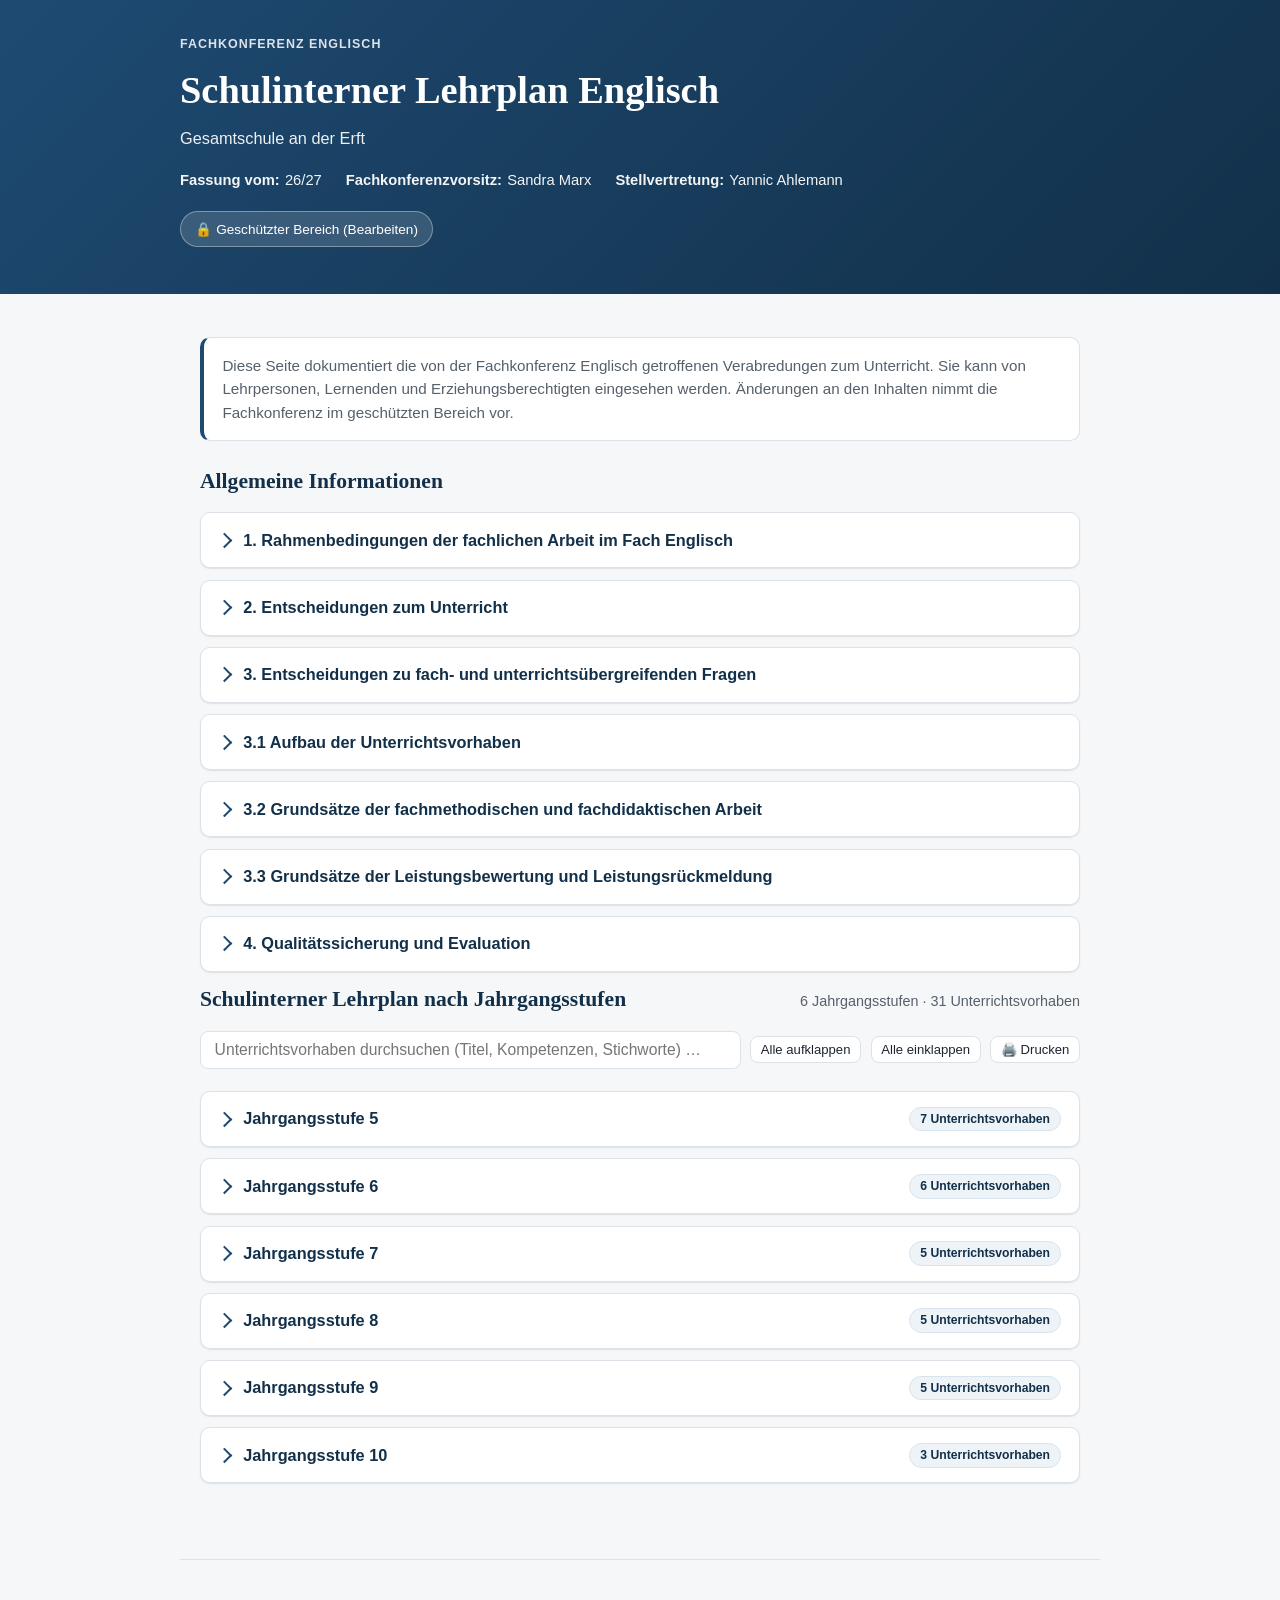
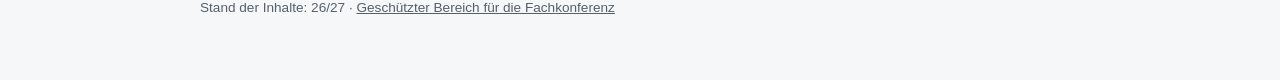
<file: index.html>
<!doctype html>
<html lang="de">
<head>
<meta charset="utf-8" />
<meta name="viewport" content="width=device-width, initial-scale=1" />
<title>Schulinterner Lehrplan Englisch</title>
<meta name="description" content="Übersicht über die schulinternen Lehrpläne der Fachkonferenz Englisch – allgemeine Informationen und Unterrichtsvorhaben je Jahrgangsstufe." />
<meta name="robots" content="noindex" />
<link rel="stylesheet" href="style.css" />
</head>
<body>
<a class="skip-link" href="#main-content">Zum Inhalt springen</a>

<header class="page-header">
  <div class="page-header__inner">
    <p class="eyebrow">Fachkonferenz Englisch</p>
    <h1 id="school-title">Schulinterner Lehrplan Englisch</h1>
    <p class="subtitle" id="school-subtitle">Gymnasium – Sekundarstufe I</p>
    <dl class="header-meta" id="header-meta"></dl>
    <p class="header-admin-link">
      <a href="admin.html">🔒 Geschützter Bereich (Bearbeiten)</a>
    </p>
  </div>
</header>

<main id="main-content">
  <p class="intro-note">
    Diese Seite dokumentiert die von der Fachkonferenz Englisch getroffenen
    Verabredungen zum Unterricht. Sie kann von Lehrpersonen, Lernenden und
    Erziehungsberechtigten eingesehen werden. Änderungen an den Inhalten
    nimmt die Fachkonferenz im geschützten Bereich vor.
  </p>

  <section aria-labelledby="general-heading">
    <div class="section-heading">
      <h2 id="general-heading">Allgemeine Informationen</h2>
    </div>
    <div id="general-list"></div>
  </section>

  <section aria-labelledby="grades-heading">
    <div class="section-heading">
      <h2 id="grades-heading">Schulinterner Lehrplan nach Jahrgangsstufen</h2>
      <span class="hint" id="grades-count-hint"></span>
    </div>
    <div class="toolbar">
      <input type="search" id="unit-search" placeholder="Unterrichtsvorhaben durchsuchen (Titel, Kompetenzen, Stichworte) …" aria-label="Unterrichtsvorhaben durchsuchen" />
      <button class="btn btn-sm" id="expand-all">Alle aufklappen</button>
      <button class="btn btn-sm" id="collapse-all">Alle einklappen</button>
      <button class="btn btn-sm" id="print-page">🖨️ Drucken</button>
    </div>
    <div id="grades-list"></div>
  </section>
</main>

<footer class="page-footer">
  <p>
    Stand der Inhalte:
    <span id="footer-stand"></span> ·
    <a href="admin.html">Geschützter Bereich für die Fachkonferenz</a>
  </p>
</footer>

<script src="default-data.js"></script>
<script src="store.js"></script>
<script src="markdown.js"></script>
<script src="public.js"></script>
</body>
</html>
</file>
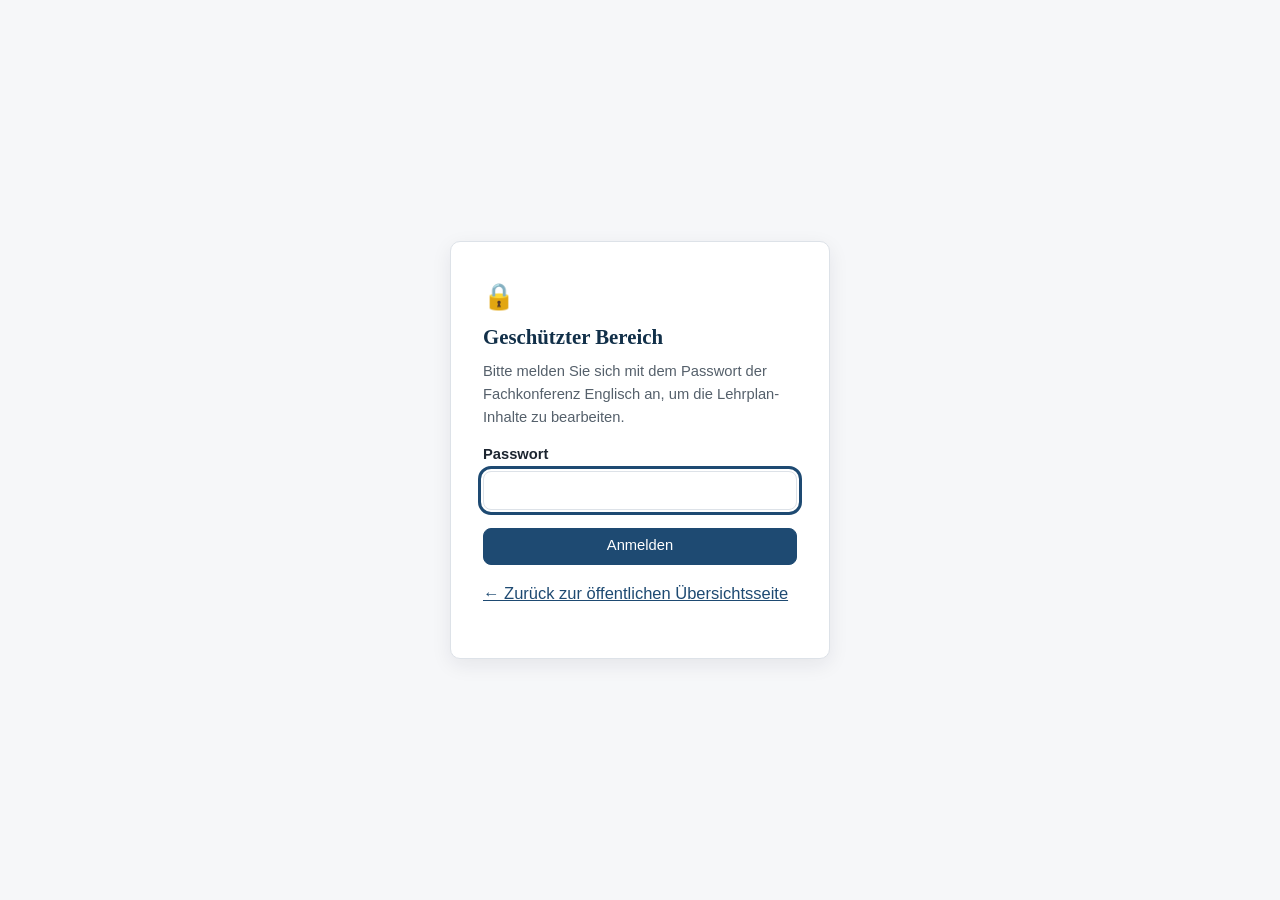
<file: admin.html>
<!doctype html>
<html lang="de">
<head>
<meta charset="utf-8" />
<meta name="viewport" content="width=device-width, initial-scale=1" />
<title>Geschützter Bereich – Lehrplan Englisch</title>
<meta name="robots" content="noindex, nofollow" />
<link rel="stylesheet" href="style.css" />
</head>
<body>

<div class="login-shell" id="login-screen">
  <div class="login-card">
    <div class="lock-icon">🔒</div>
    <h1>Geschützter Bereich</h1>
    <p class="lead">
      Bitte melden Sie sich mit dem Passwort der Fachkonferenz Englisch an,
      um die Lehrplan-Inhalte zu bearbeiten.
    </p>
    <form id="login-form">
      <div class="field">
        <label for="login-password">Passwort</label>
        <input type="password" id="login-password" autocomplete="current-password" required />
      </div>
      <div id="login-alert" role="alert"></div>
      <button type="submit" class="btn btn-primary" style="width:100%;justify-content:center;">Anmelden</button>
    </form>
    <p class="field-hint" style="margin-top:1rem;">
      <a href="index.html">← Zurück zur öffentlichen Übersichtsseite</a>
    </p>
  </div>
</div>

<div class="admin-shell" id="app-shell" hidden>
  <aside class="admin-sidebar">
    <div class="brand">
      Lehrplan-Pflege
      <small>Fachkonferenz Englisch</small>
    </div>
    <nav class="admin-nav" id="admin-nav"></nav>
  </aside>
  <div class="admin-main">
    <div class="admin-topbar">
      <div>
        <strong id="save-status" class="save-status">Noch keine Änderungen</strong>
      </div>
      <div class="topbar-actions">
        <a class="btn btn-sm" href="index.html" target="_blank" rel="noopener">👁️ Öffentliche Seite ansehen</a>
        <button class="btn btn-sm btn-primary" id="btn-publish-github">🚀 Direkt veröffentlichen</button>
        <button class="btn btn-sm" id="btn-export">⬇️ Daten exportieren</button>
        <label class="btn btn-sm file-input-label">
          ⬆️ Daten importieren
          <input type="file" id="btn-import" accept="application/json,.json,.js,text/javascript" />
        </label>
        <button class="btn btn-sm btn-danger" id="btn-reset">Zurücksetzen</button>
        <button class="btn btn-sm" id="btn-logout">Abmelden</button>
      </div>
    </div>
    <div id="publish-status"></div>
    <div id="admin-content"></div>
  </div>
</div>

<script src="default-data.js"></script>
<script src="store.js"></script>
<script src="markdown.js"></script>
<script src="admin.js"></script>
</body>
</html>
</file>
<file: style.css>
/* =========================================================================
   Schulinterner Lehrplan Englisch – gemeinsames Stylesheet
   Ziel: klar, ruhig, gut lesbar, für Beamer/Ausdruck & Mobilgeräte tauglich.
   ========================================================================= */

:root {
  --color-bg: #f6f7f9;
  --color-surface: #ffffff;
  --color-border: #dde2e8;
  --color-text: #1c2530;
  --color-text-muted: #55606b;
  --color-primary: #1e4a72;
  --color-primary-dark: #123049;
  --color-primary-contrast: #ffffff;
  --color-accent: #b5651d;
  --color-focus: #1e4a72;
  --color-danger: #a4282c;
  --color-danger-bg: #fdecec;
  --color-success: #1f7a4d;
  --color-success-bg: #e9f6ef;
  --radius: 10px;
  --shadow-sm: 0 1px 2px rgba(20, 30, 45, 0.06), 0 1px 1px rgba(20, 30, 45, 0.04);
  --shadow-md: 0 6px 20px rgba(20, 30, 45, 0.08);
  --font-body: -apple-system, BlinkMacSystemFont, "Segoe UI", Roboto, "Helvetica Neue",
    Arial, sans-serif;
  --font-serif-heading: Georgia, "Times New Roman", serif;
  --max-width: 920px;
}

* {
  box-sizing: border-box;
}

/* Author-Regeln mit expliziter display-Angabe (z. B. .login-shell, .admin-shell)
   würden sonst das native [hidden]-Verhalten des Browsers überstimmen. */
[hidden] {
  display: none !important;
}

html {
  scroll-behavior: smooth;
}

body {
  margin: 0;
  font-family: var(--font-body);
  color: var(--color-text);
  background: var(--color-bg);
  line-height: 1.55;
  font-size: 16.5px;
  -webkit-font-smoothing: antialiased;
}

a {
  color: var(--color-primary);
}

a:focus-visible,
button:focus-visible,
summary:focus-visible,
input:focus-visible,
textarea:focus-visible,
select:focus-visible {
  outline: 3px solid var(--color-focus);
  outline-offset: 2px;
}

img {
  max-width: 100%;
}

.skip-link {
  position: absolute;
  left: -9999px;
  top: 0;
  background: var(--color-primary);
  color: #fff;
  padding: 0.6em 1em;
  z-index: 1000;
  border-radius: 0 0 8px 0;
}
.skip-link:focus {
  left: 0;
}

/* --------------------------------- Layout -------------------------------- */

.page-header {
  background: linear-gradient(135deg, var(--color-primary), var(--color-primary-dark));
  color: var(--color-primary-contrast);
  padding: 2.2rem 1.25rem 1.9rem;
}

.page-header__inner {
  max-width: var(--max-width);
  margin: 0 auto;
}

.eyebrow {
  text-transform: uppercase;
  letter-spacing: 0.08em;
  font-size: 0.78rem;
  font-weight: 600;
  opacity: 0.85;
  margin: 0 0 0.4rem;
}

.page-header h1 {
  margin: 0 0 0.35rem;
  font-family: var(--font-serif-heading);
  font-size: clamp(1.7rem, 3.2vw, 2.4rem);
  font-weight: 700;
}

.page-header p.subtitle {
  margin: 0;
  opacity: 0.92;
  font-size: 1.02rem;
}

.header-meta {
  margin-top: 1.1rem;
  display: flex;
  flex-wrap: wrap;
  gap: 0.5rem 1.5rem;
  font-size: 0.92rem;
  opacity: 0.95;
}
.header-meta dt {
  font-weight: 600;
  display: inline;
}
.header-meta dd {
  display: inline;
  margin: 0 0 0 0.35em;
}
.header-meta > div {
  white-space: nowrap;
}

.header-admin-link {
  margin-top: 1.2rem;
}
.header-admin-link a {
  color: #fff;
  background: rgba(255, 255, 255, 0.14);
  border: 1px solid rgba(255, 255, 255, 0.35);
  padding: 0.42rem 0.9rem;
  border-radius: 999px;
  font-size: 0.85rem;
  text-decoration: none;
  display: inline-flex;
  align-items: center;
  gap: 0.4em;
}
.header-admin-link a:hover {
  background: rgba(255, 255, 255, 0.24);
}

main {
  max-width: var(--max-width);
  margin: 0 auto;
  padding: 1.75rem 1.25rem 4rem;
}

.section-heading {
  display: flex;
  align-items: baseline;
  justify-content: space-between;
  gap: 1rem;
  margin: 2.4rem 0 0.9rem;
}
.section-heading:first-child {
  margin-top: 0.5rem;
}
.section-heading h2 {
  margin: 0;
  font-size: 1.35rem;
  font-family: var(--font-serif-heading);
  color: var(--color-primary-dark);
}
.section-heading .hint {
  color: var(--color-text-muted);
  font-size: 0.9rem;
}

.intro-note {
  background: var(--color-surface);
  border: 1px solid var(--color-border);
  border-left: 4px solid var(--color-primary);
  border-radius: var(--radius);
  padding: 0.95rem 1.15rem;
  color: var(--color-text-muted);
  font-size: 0.95rem;
  margin-bottom: 1.5rem;
}

/* -------------------------------- Toolbar -------------------------------- */

.toolbar {
  display: flex;
  flex-wrap: wrap;
  gap: 0.6rem;
  align-items: center;
  margin-bottom: 1.4rem;
}

.toolbar input[type='search'] {
  flex: 1 1 240px;
  padding: 0.55rem 0.85rem;
  border: 1px solid var(--color-border);
  border-radius: 8px;
  font-size: 0.98rem;
  background: var(--color-surface);
}

.btn {
  display: inline-flex;
  align-items: center;
  gap: 0.4em;
  border: 1px solid var(--color-border);
  background: var(--color-surface);
  color: var(--color-text);
  padding: 0.55rem 0.95rem;
  border-radius: 8px;
  font-size: 0.92rem;
  cursor: pointer;
  text-decoration: none;
  line-height: 1.2;
}
.btn:hover {
  border-color: var(--color-primary);
  color: var(--color-primary);
}
.btn-primary {
  background: var(--color-primary);
  border-color: var(--color-primary);
  color: #fff;
}
.btn-primary:hover {
  background: var(--color-primary-dark);
  border-color: var(--color-primary-dark);
  color: #fff;
}
.btn-danger {
  color: var(--color-danger);
  border-color: #eecbcb;
}
.btn-danger:hover {
  background: var(--color-danger-bg);
  border-color: var(--color-danger);
}
.btn-ghost {
  background: transparent;
  border-color: transparent;
}
.btn-sm {
  padding: 0.3rem 0.6rem;
  font-size: 0.82rem;
}
.btn[disabled] {
  opacity: 0.5;
  cursor: not-allowed;
}

/* -------------------------------- Accordion ------------------------------- */

details.accordion {
  background: var(--color-surface);
  border: 1px solid var(--color-border);
  border-radius: var(--radius);
  margin-bottom: 0.7rem;
  box-shadow: var(--shadow-sm);
  overflow: hidden;
}

details.accordion > summary {
  list-style: none;
  cursor: pointer;
  padding: 0.9rem 1.1rem;
  display: flex;
  align-items: center;
  gap: 0.7rem;
  font-weight: 600;
  color: var(--color-primary-dark);
  font-size: 1.02rem;
  user-select: none;
}
details.accordion > summary::-webkit-details-marker {
  display: none;
}
details.accordion > summary::before {
  content: '';
  flex: 0 0 auto;
  width: 0.55em;
  height: 0.55em;
  border-right: 2px solid var(--color-primary);
  border-bottom: 2px solid var(--color-primary);
  transform: rotate(-45deg);
  transition: transform 0.15s ease;
  margin-right: 0.15em;
}
details.accordion[open] > summary::before {
  transform: rotate(45deg);
}
details.accordion > summary:hover {
  background: #f2f6fa;
}
.summary-title {
  flex: 1 1 auto;
}
.summary-meta {
  display: flex;
  gap: 0.4rem;
  flex-wrap: wrap;
  font-weight: 500;
}

.accordion-body {
  padding: 0.2rem 1.25rem 1.25rem;
  border-top: 1px solid var(--color-border);
}
.accordion-body > *:first-child {
  margin-top: 1rem;
}

/* Verschachtelte Unterrichtsvorhaben-Accordions innerhalb einer Jahrgangsstufe */
details.accordion .accordion.nested {
  box-shadow: none;
  margin: 0.85rem 0;
}
details.accordion .accordion.nested > summary {
  font-size: 0.98rem;
  padding: 0.75rem 1rem;
}
details.accordion .accordion.nested > summary::before {
  width: 0.48em;
  height: 0.48em;
}

.badge {
  display: inline-block;
  background: #eef3f8;
  color: var(--color-primary-dark);
  border: 1px solid #d7e3ee;
  border-radius: 999px;
  padding: 0.12rem 0.65rem;
  font-size: 0.76rem;
  font-weight: 600;
  white-space: nowrap;
}
.badge.badge-accent {
  background: #fbf1e6;
  color: #8a4b0f;
  border-color: #f0dcc1;
}

.unit-sections {
  margin-top: 0.5rem;
  border: 1px solid var(--color-border);
  border-radius: 8px;
  overflow: hidden;
}
.unit-section + .unit-section {
  border-top: 1px solid var(--color-border);
}
.unit-section-title {
  margin: 0;
  padding: 0.55rem 1rem;
  background: #eef3f8;
  color: var(--color-primary-dark);
  font-size: 0.86rem;
  font-weight: 700;
  text-align: center;
  text-transform: uppercase;
  letter-spacing: 0.03em;
  border-bottom: 1px solid var(--color-border);
}
.unit-section-body {
  padding: 0.9rem 1.1rem;
}
.unit-section-body.md > *:last-child {
  margin-bottom: 0;
}

/* --------------------------- Markdown-Inhalte ----------------------------- */

.md p {
  margin: 0 0 0.75em;
}
.md ul {
  margin: 0 0 0.9em;
  padding-left: 1.3em;
}
.md li {
  margin-bottom: 0.3em;
}
.md h4 {
  margin: 1.1em 0 0.4em;
  font-size: 1rem;
  color: var(--color-primary-dark);
}
.md blockquote {
  margin: 0 0 0.9em;
  padding: 0.6rem 0.9rem;
  background: #f7f4ec;
  border-left: 4px solid var(--color-accent);
  border-radius: 6px;
  color: var(--color-text);
  font-size: 0.95rem;
}
.md blockquote p {
  margin: 0;
}
.md strong {
  color: var(--color-primary-dark);
}
.table-wrap {
  overflow-x: auto;
  margin: 0 0 1em;
}
.md table {
  border-collapse: collapse;
  width: 100%;
  font-size: 0.92rem;
}
.md th,
.md td {
  border: 1px solid var(--color-border);
  padding: 0.5rem 0.65rem;
  text-align: left;
  vertical-align: top;
}
.md th {
  background: #eef3f8;
  color: var(--color-primary-dark);
}

.empty-state {
  color: var(--color-text-muted);
  font-style: italic;
  padding: 1.5rem;
  text-align: center;
  border: 1px dashed var(--color-border);
  border-radius: var(--radius);
}

.page-footer {
  max-width: var(--max-width);
  margin: 0 auto;
  padding: 1.5rem 1.25rem 3rem;
  color: var(--color-text-muted);
  font-size: 0.85rem;
  border-top: 1px solid var(--color-border);
}
.page-footer a {
  color: var(--color-text-muted);
}

/* =========================================================================
   Admin-Bereich
   ========================================================================= */

.admin-shell {
  display: grid;
  grid-template-columns: 220px 1fr;
  min-height: 100vh;
}

.admin-sidebar {
  background: var(--color-primary-dark);
  color: #eef3f8;
  padding: 1.4rem 1rem;
}
.admin-sidebar .brand {
  font-weight: 700;
  font-size: 1.02rem;
  margin-bottom: 1.4rem;
  padding: 0 0.4rem;
  line-height: 1.3;
}
.admin-sidebar .brand small {
  display: block;
  font-weight: 400;
  opacity: 0.75;
  font-size: 0.76rem;
  margin-top: 0.2rem;
}
.admin-nav button {
  display: block;
  width: 100%;
  text-align: left;
  background: transparent;
  border: none;
  color: #d7e3ee;
  padding: 0.65rem 0.7rem;
  border-radius: 8px;
  cursor: pointer;
  font-size: 0.94rem;
  margin-bottom: 0.15rem;
}
.admin-nav button:hover {
  background: rgba(255, 255, 255, 0.08);
}
.admin-nav button.active {
  background: #ffffff;
  color: var(--color-primary-dark);
  font-weight: 600;
}
.admin-nav .nav-group-label {
  text-transform: uppercase;
  font-size: 0.7rem;
  letter-spacing: 0.06em;
  opacity: 0.6;
  margin: 1.1rem 0.7rem 0.4rem;
}
.admin-nav .nav-sub {
  padding-left: 0.9rem;
}

.admin-main {
  padding: 1.6rem 2rem 4rem;
  max-width: 980px;
}

.admin-topbar {
  display: flex;
  align-items: center;
  justify-content: space-between;
  gap: 1rem;
  flex-wrap: wrap;
  margin-bottom: 1.4rem;
  padding-bottom: 1rem;
  border-bottom: 1px solid var(--color-border);
}
.save-status {
  font-size: 0.85rem;
  color: var(--color-text-muted);
}
.save-status.saved {
  color: var(--color-success);
}
.topbar-actions {
  display: flex;
  gap: 0.5rem;
  flex-wrap: wrap;
}

.field {
  margin-bottom: 1.1rem;
}
.field label {
  display: block;
  font-weight: 600;
  margin-bottom: 0.3rem;
  font-size: 0.92rem;
}
.field .field-hint {
  color: var(--color-text-muted);
  font-size: 0.82rem;
  margin-top: 0.25rem;
}
.field input[type='text'],
.field input[type='password'],
.field select,
.field textarea {
  width: 100%;
  padding: 0.6rem 0.75rem;
  border: 1px solid var(--color-border);
  border-radius: 8px;
  font-family: inherit;
  font-size: 0.96rem;
  background: #fff;
  color: var(--color-text);
}
.field textarea {
  min-height: 160px;
  font-family: 'JetBrains Mono', ui-monospace, Menlo, Consolas, monospace;
  font-size: 0.88rem;
  line-height: 1.5;
  resize: vertical;
}
.field-row {
  display: grid;
  grid-template-columns: repeat(auto-fit, minmax(200px, 1fr));
  gap: 1rem;
}

.card {
  background: var(--color-surface);
  border: 1px solid var(--color-border);
  border-radius: var(--radius);
  padding: 1.25rem 1.4rem;
  margin-bottom: 1.2rem;
  box-shadow: var(--shadow-sm);
}
.card-head {
  display: flex;
  align-items: center;
  justify-content: space-between;
  gap: 0.6rem;
  margin-bottom: 0.9rem;
  flex-wrap: wrap;
}
.card-head h3 {
  margin: 0;
  font-size: 1.05rem;
}
.card-actions {
  display: flex;
  gap: 0.35rem;
  flex-wrap: wrap;
}

.title-input {
  font-size: 1.05rem;
  font-weight: 600;
  width: 100%;
  border: none;
  border-bottom: 1px solid var(--color-border);
  padding: 0.3rem 0.1rem;
  background: transparent;
  color: var(--color-text);
  font-family: inherit;
}

.editor-block {
  margin-top: 0.2rem;
}

.editor-tabs {
  display: flex;
  gap: 0.3rem;
  margin-bottom: 0.5rem;
}
.editor-tabs button {
  border: 1px solid var(--color-border);
  background: #f2f4f7;
  padding: 0.3rem 0.7rem;
  border-radius: 6px 6px 0 0;
  font-size: 0.8rem;
  cursor: pointer;
  color: var(--color-text-muted);
}
.editor-tabs button.active {
  background: #fff;
  color: var(--color-primary-dark);
  font-weight: 600;
  border-bottom-color: #fff;
}
.preview-pane {
  border: 1px solid var(--color-border);
  border-radius: 0 8px 8px 8px;
  padding: 0.9rem 1rem;
  background: #fbfbfc;
  min-height: 160px;
}

.markup-help {
  background: #f2f6fa;
  border: 1px solid #d7e3ee;
  border-radius: 8px;
  padding: 0.7rem 0.9rem;
  font-size: 0.82rem;
  color: var(--color-text-muted);
  margin-bottom: 1rem;
}
.markup-help code {
  background: #fff;
  border: 1px solid var(--color-border);
  border-radius: 4px;
  padding: 0.05em 0.35em;
}

.login-shell {
  min-height: 100vh;
  display: flex;
  align-items: center;
  justify-content: center;
  background: var(--color-bg);
  padding: 1.5rem;
}
.login-card {
  background: var(--color-surface);
  border: 1px solid var(--color-border);
  border-radius: var(--radius);
  box-shadow: var(--shadow-md);
  padding: 2.2rem 2rem;
  max-width: 380px;
  width: 100%;
}
.login-card h1 {
  font-size: 1.3rem;
  margin: 0.3rem 0 0.4rem;
  font-family: var(--font-serif-heading);
  color: var(--color-primary-dark);
}
.login-card p.lead {
  color: var(--color-text-muted);
  font-size: 0.92rem;
  margin-top: 0;
}
.login-card .lock-icon {
  font-size: 1.6rem;
}
.alert {
  padding: 0.65rem 0.85rem;
  border-radius: 8px;
  font-size: 0.88rem;
  margin: 0.8rem 0;
}
.alert-error {
  background: var(--color-danger-bg);
  color: var(--color-danger);
  border: 1px solid #f2c9c9;
}
.alert:not(.alert-error):not(.alert-success) {
  background: #eef3f8;
  color: var(--color-primary-dark);
  border: 1px solid #d7e3ee;
}
.alert-success {
  background: var(--color-success-bg);
  color: var(--color-success);
  border: 1px solid #c8e8d5;
}

.move-buttons {
  display: flex;
  flex-direction: column;
  gap: 0.15rem;
}
.move-buttons button {
  line-height: 1;
}

.file-input-label {
  display: inline-flex;
}
.file-input-label input[type='file'] {
  display: none;
}

@media (max-width: 760px) {
  .admin-shell {
    grid-template-columns: 1fr;
  }
  .admin-sidebar {
    position: sticky;
    top: 0;
    z-index: 5;
  }
  .admin-nav {
    display: flex;
    overflow-x: auto;
    gap: 0.3rem;
  }
  .admin-nav .nav-group-label {
    display: none;
  }
  .admin-nav button {
    white-space: nowrap;
  }
  .admin-main {
    padding: 1.2rem 1rem 3rem;
  }
}

@media print {
  .toolbar,
  .header-admin-link,
  .page-footer,
  .skip-link {
    display: none !important;
  }
  body {
    background: #fff;
  }
  details.accordion {
    box-shadow: none;
    border: 1px solid #ccc;
    break-inside: avoid;
  }
  .page-header {
    background: #fff !important;
    color: #000 !important;
  }
  .header-admin-link {
    display: none;
  }
}
</file>
